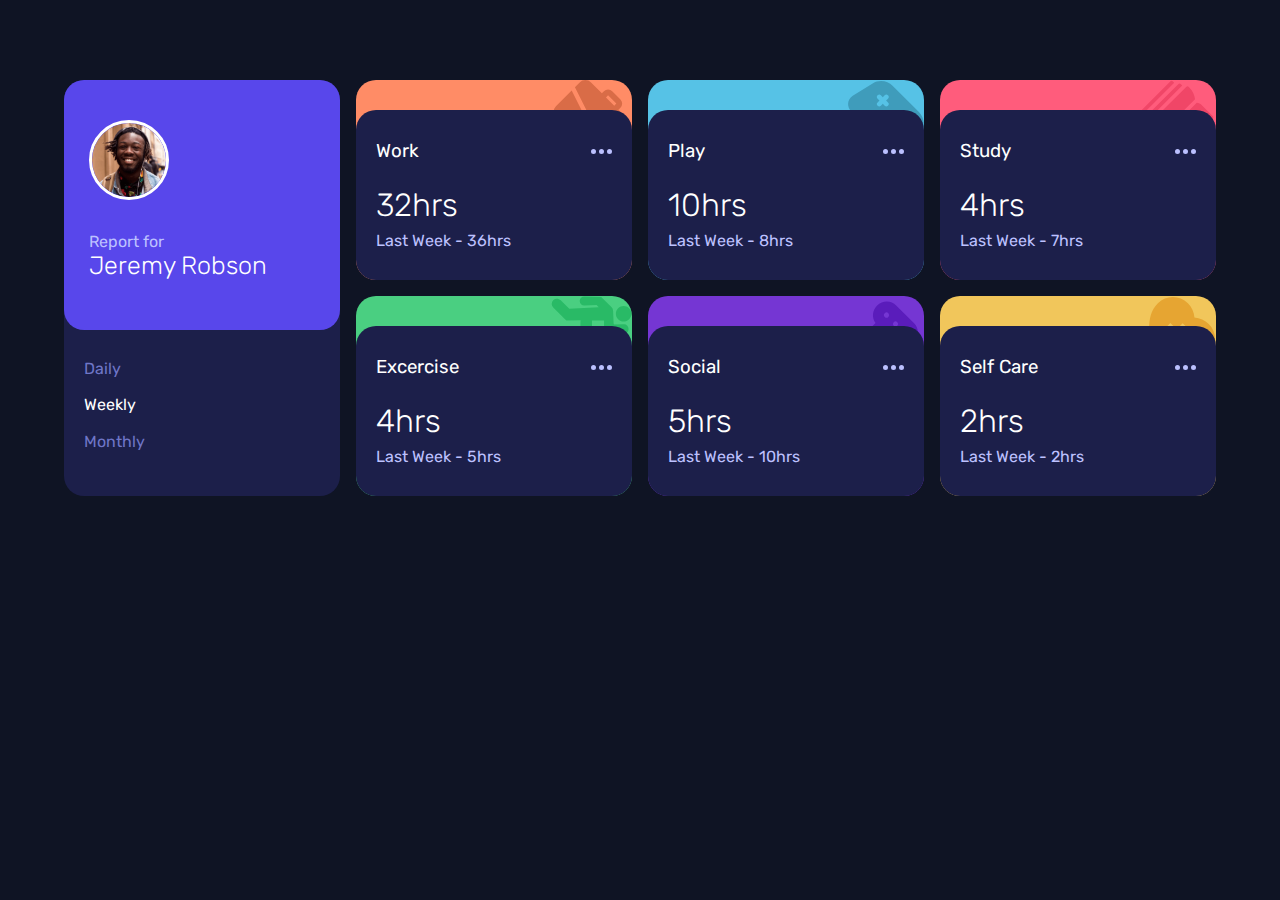
<file: 2-TimeTrackingDashboard/index.html>
<!DOCTYPE html>
<html lang="en">
<head>
  <meta charset="UTF-8">
  <meta name="viewport" content="width=device-width, initial-scale=1.0"> <!-- displays site properly based on user's device -->

  <link rel="icon" type="image/png" sizes="32x32" href="./images/favicon-32x32.png">
  
  <title>Frontend Mentor | Time tracking dashboard</title>
  <link rel="stylesheet" href="css/styles.css">
 
</head>
<body>

  <main class="card">

    <section class="card__main">

     <div class="card__header">
      <img src="images/image-jeremy.png" alt="jeremy" class="card__img">
      <div class="card__info">
        <p class="card__description">Report for</p>
      <h2 class="card__name">Jeremy Robson</h2>
      </div>
     </div>
        <nav class="nav__links">
          <a href="#" class="nav__link">Daily</a>
          <a href="#" class="nav__link  nav__link--cta">Weekly</a>
          <a href="#" class="nav__link">Monthly</a>
        </nav>
     
    </section>

    <!-- CARD WORK -->
    <section class="card__fact card__fact-1">
      <div class="card__details">

      <div class="card__more">
        <h3 class="card__title">Work</h3>
        <img src="images/icon-ellipsis.svg"  class="elipses">
       
      </div>

        <div class="card__time">
          <!-- <div class="elipses"></div> -->
          <p class="card__hours">32hrs</p>
        <p class="card__week">Last Week - 36hrs</p>
        </div>

      </div>

    </section>


    <!-- CARD PLAY -->
    <section class="card__fact card__fact-2">
      <div class="card__details">

      <div class="card__more">
        <h3 class="card__title">Play</h3>
        <img src="images/icon-ellipsis.svg"  class="elipses">
        
      </div>

        <div class="card__time">
          <!-- <div class="elipses"></div> -->
          <p class="card__hours">10hrs</p>
        <p class="card__week">Last Week - 8hrs</p>
        </div>

      </div>

    </section>

    <!-- CARD STUDY -->
    <section class="card__fact card__fact-3">
      <div class="card__details">

      <div class="card__more">
        <h3 class="card__title">Study</h3>
        <img src="images/icon-ellipsis.svg"  class="elipses">
      
      </div>

        <div class="card__time">
          <!-- <div class="elipses"></div> -->
          <p class="card__hours">4hrs</p>
        <p class="card__week">Last Week - 7hrs</p>
        </div>

      </div>

    </section>

    <!-- CARD Excercise -->
    <section class="card__fact card__fact-4">
      <div class="card__details">

      <div class="card__more">
        <h3 class="card__title">Excercise</h3>
        <img src="images/icon-ellipsis.svg"  class="elipses">

      </div>

        <div class="card__time">
          <!-- <div class="elipses"></div> -->
        <p class="card__hours">4hrs</p>

        <p class="card__week">Last Week - 5hrs</p>
        </div>

      </div>

    </section>

    <!-- CARD SOCIAL -->
    <section class="card__fact card__fact-5">
      <div class="card__details">

      <div class="card__more">
        <h3 class="card__title">Social</h3>
        <img src="images/icon-ellipsis.svg"  class="elipses">

      </div>

        <div class="card__time">
          <!-- <div class="elipses"></div> -->
        <p class="card__hours">5hrs</p>
        <p class="card__week">Last Week - 10hrs</p>
        </div>

      </div>

    </section>
<!-- CARD SELF CARE -->
<section class="card__fact card__fact-6">
  <div class="card__details">

  <div class="card__more">
    <h3 class="card__title">Self Care</h3>
    <img src="images/icon-ellipsis.svg"  class="elipses">

  </div>

    <div class="card__time">
      <!-- <div class="elipses"></div> -->
    <p class="card__hours">2hrs</p>

    <p class="card__week">Last Week - 2hrs</p>
    </div>

  </div>

</section>

  </main>

</body>
</html>
</file>
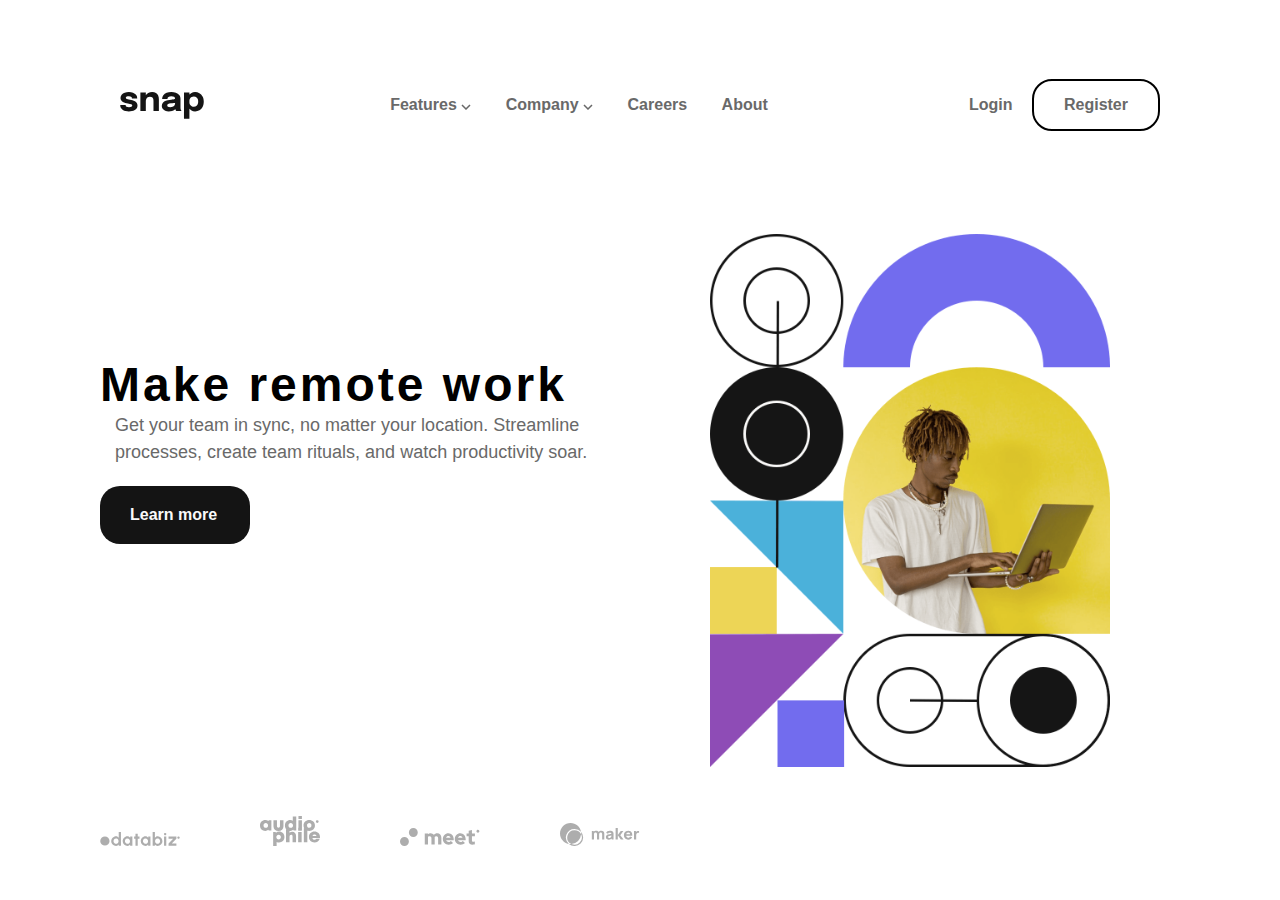
<file: 3-SectionDropdownNavigation/index.html>
<!DOCTYPE html>
<html lang="en">
<head>
  <meta charset="UTF-8">
  <meta name="viewport" content="width=device-width, initial-scale=1.0"> <!-- displays site properly based on user's device -->

  <link rel="icon" type="image/png" sizes="32x32" href="./images/favicon-32x32.png">
  
  <title>Frontend Mentor | Intro section with dropdown navigation</title>

<link rel="stylesheet" href="css/styles.css">
</head>
<body>

<div class="container">
  <nav class="nav">
    <img src="images/logo.svg" alt="logo de la empresa">
  
    <nav class="nav__links">
      <a href="#" class="nav__link nav__link--submenu">Features
        <img src="images/icon-arrow-down.svg" alt="">
      </a>
      <a href="#" class="nav__link nav__link--submenu">Company
        <img src="images/icon-arrow-down.svg" alt="">
      </a>
      <a href="#" class="nav__link">Careers</a>
      <a href="#" class="nav__link">About</a>
    </nav>
  
    <img src="images/icon-menu.svg" alt="icon menu hambuerguer" class="nav__hamburguer">

    <nav class="nav__login">
      <a href="#" class="nav__link">Login</a>
      <a href="#" class="nav__link nav__link--cta">Register</a>
    </nav>

  </nav>
  
    <header class="header">
    <!-- <img src="images/image-hero-mobile.png" alt="hombre con computadora" class=""> -->
    <div class="header__img"></div>
    </header>
  
    <main class="main">
      <h1 class="main__title">Make remote work</h1>
    <p class="main__paragraph">  Get your team in sync, no matter your location. Streamline processes, 
      create team rituals, and watch productivity soar.
    </p>
    <a href="#" class="main__cta">  Learn more</a>
    </main>
  
  <footer class="footer">
    <nav class="footer__nav">
      <a href="#" class="footer__link">
        <img src="images/client-databiz.svg" class="footer__img">
      </a>
  
      <a href="#" class="footer__link ">
        <img src="images/client-audiophile.svg" class="footer__img footer__img--audip">
      </a>
  
      <a href="#" class="footer__link">
        <img src="images/client-meet.svg" class="footer__img">
      </a>
  
      <a href="#" class="footer__link">
        <img src="images/client-maker.svg" class="footer__img">
      </a>
    </nav>
  </footer>
  
</div>
</body>
</html>
</file>
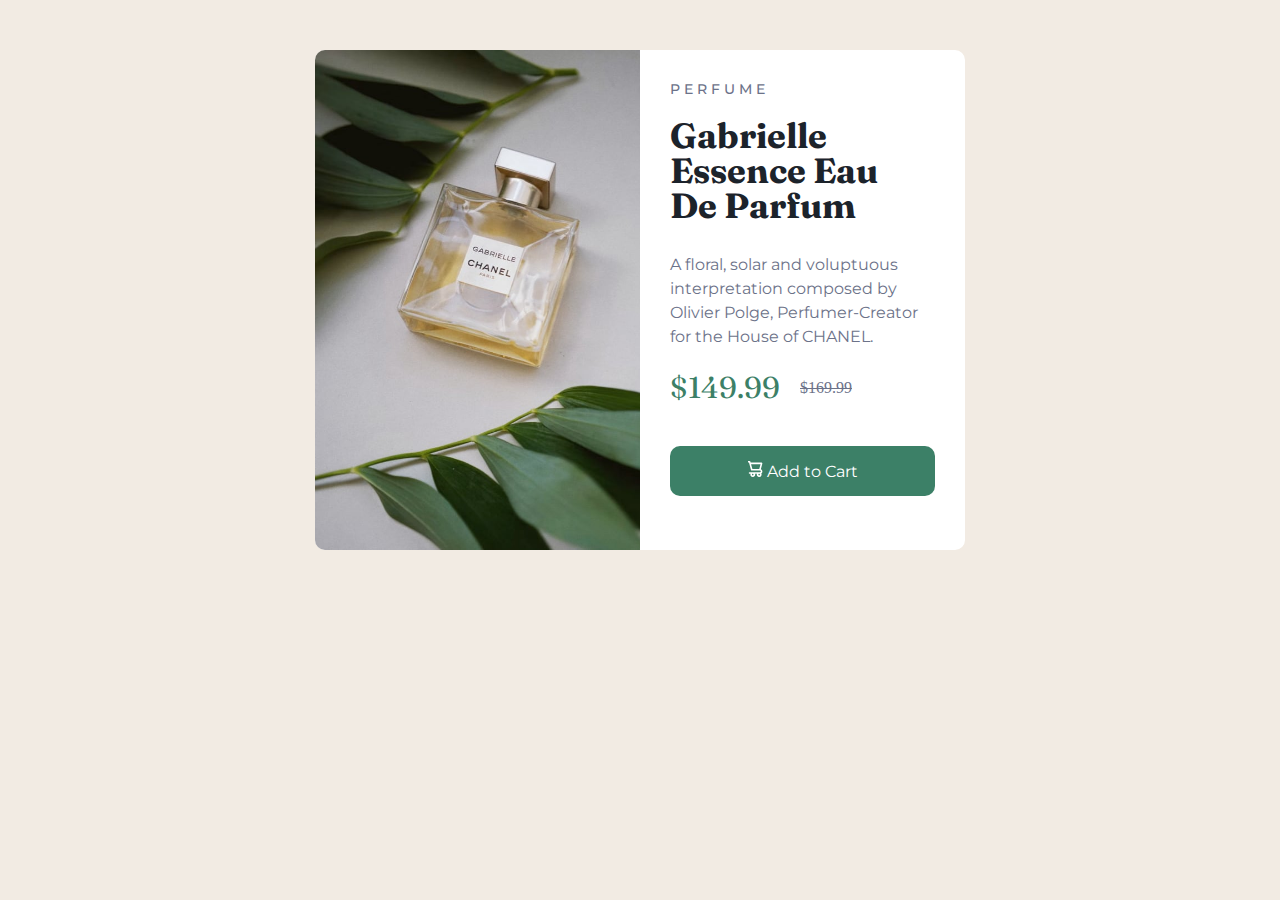
<file: 4-ProductPreviewCardComponent/index.html>
<!DOCTYPE html>
<html lang="es">
<head>
  <meta charset="UTF-8">
  <meta name="viewport" content="width=device-width, initial-scale=1.0"> <!-- displays site properly based on user's device -->

  <link rel="icon" type="image/png" sizes="32x32" href="./images/favicon-32x32.png">
  
  <title>Frontend Mentor | Product preview card component</title>
<link rel="stylesheet" href="css/styles.css">
</head>
<body>

<main class="card">
  <div class="card__img"></div>
  <div class="card__texts">
    <h6 class="card__type">Perfume</h6>
    <h1 class="card__title"> Gabrielle Essence Eau De Parfum </h1>
    <p class="card__paragraph"> A floral, solar and voluptuous interpretation composed by Olivier Polge, 
      Perfumer-Creator for the House of CHANEL.</p>
   <div class="card__prices">
    <p class="card__price"> $149.99</p>
    <p class="card__price2">$169.99</p>
   </div>
      <a href="#" class="card__cta">
        <img src="images/icon-cart.svg" alt=""> Add to Cart</a>
  </div>
</main>

</body>
</html>
</file>
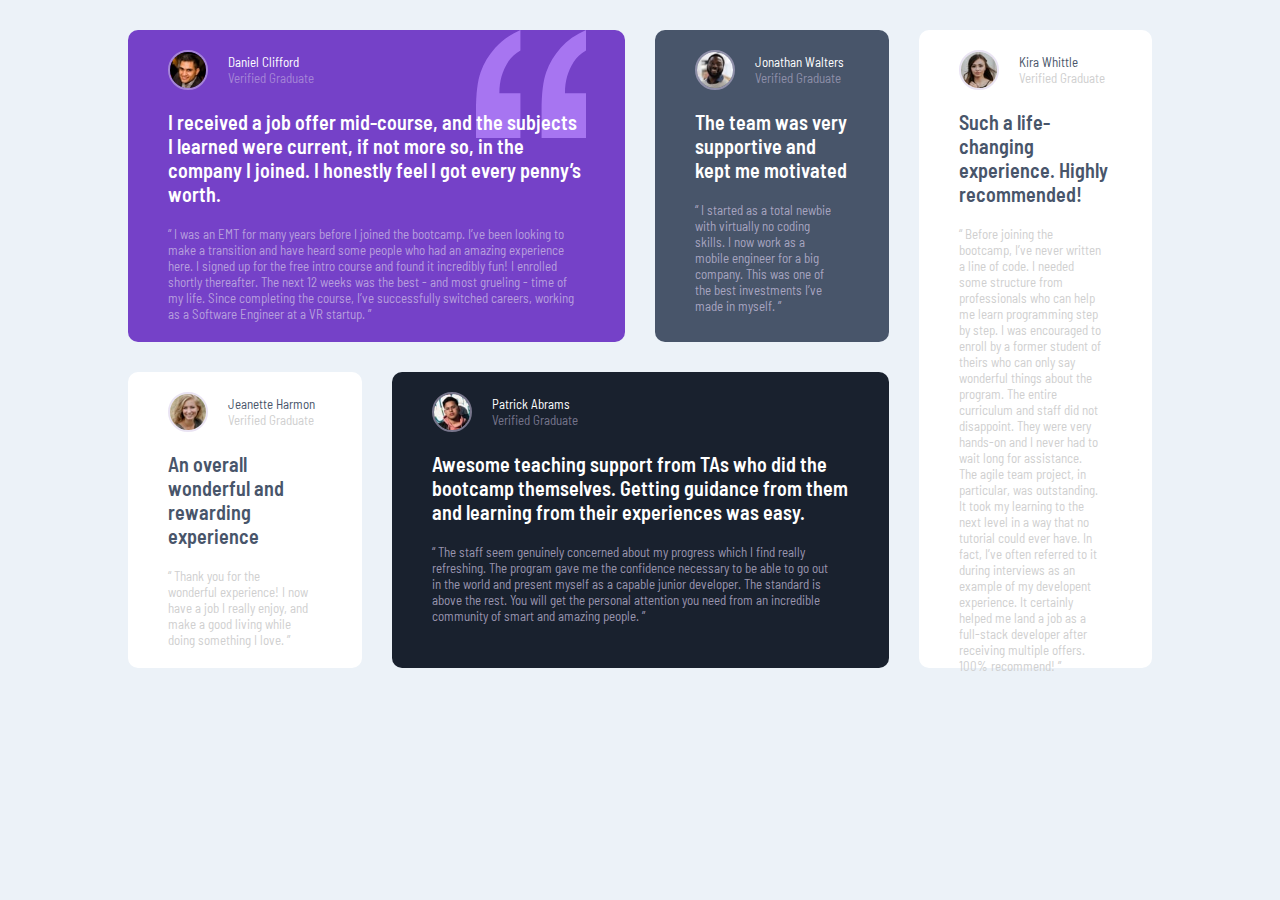
<file: 5-TestimonialsGridSection/index.html>
<!DOCTYPE html>
<html lang="en">
<head>
  <meta charset="UTF-8">
  <meta name="viewport" content="width=device-width, initial-scale=1.0"> <!-- displays site properly based on user's device -->

  <link rel="icon" type="image/png" sizes="32x32" href="./images/favicon-32x32.png">
  
  <title>Frontend Mentor | [Challenge Name Here]</title>
<link rel="stylesheet" href="css/styles.css">
</head>
<body>

  <main class="testimonial">

    <article class="card card--1">

      <header class="card__header">
        <img src="images/image-daniel.jpg" class="card__img">
        <div class="card__info">
          <p class="card__name">Daniel Clifford</p>
          <p class="card__status">Verified Graduate</p>
        </div>
      </header>

      <div class="card__texts">
        <p class="card__paragraph card__paragraph--pricipal">I received a job offer mid-course, and the subjects I learned were current, if not more so, 
          in the company I joined. I honestly feel I got every penny’s worth.</p>

          <p class="card__paragraph">  “ I was an EMT for many years before I joined the bootcamp. I’ve been looking to make a 
            transition and have heard some people who had an amazing experience here. I signed up 
            for the free intro course and found it incredibly fun! I enrolled shortly thereafter. 
            The next 12 weeks was the best - and most grueling - time of my life. Since completing 
            the course, I’ve successfully switched careers, working as a Software Engineer at a VR startup. ”</p>
      </div>

    </article>

    <article class="card card--2">

      <header class="card__header">
        <img src="images/image-jonathan.jpg" class="card__img">
        <div class="card__info">
          <p class="card__name">Jonathan Walters</p>
          <p class="card__status">Verified Graduate</p>
        </div>
      </header>

      <div class="card__texts">
        <p class="card__paragraph card__paragraph--pricipal">The team was very supportive and kept me motivated</p>

          <p class="card__paragraph">“ I started as a total newbie with virtually no coding skills. I now work as a mobile engineer 
            for a big company. This was one of the best investments I’ve made in myself. ”</p>
      </div>

    </article>

    <article class="card card__white card--3">

      <header class="card__header">
        <img src="images/image-jeanette.jpg" class="card__img">
        <div class="card__info">
          <p class="card__name">Jeanette Harmon</p>
          <p class="card__status">Verified Graduate</p>
        </div>
      </header>

      <div class="card__texts">
        <p class="card__paragraph card__paragraph--pricipal">An overall wonderful and rewarding experience</p>

          <p class="card__paragraph">“ Thank you for the wonderful experience! I now have a job I really enjoy, and make a good living 
            while doing something I love. ”</p>
      </div>

    </article>

    <article class="card card--4">

      <header class="card__header">
        <img src="images/image-patrick.jpg" class="card__img">
        <div class="card__info">
          <p class="card__name">Patrick Abrams</p>
          <p class="card__status">Verified Graduate</p>
        </div>
      </header>

      <div class="card__texts">
        <p class="card__paragraph card__paragraph--pricipal">Awesome teaching support from TAs who did the bootcamp themselves. Getting guidance from them and 
          learning from their experiences was easy.</p>

          <p class="card__paragraph">“ The staff seem genuinely concerned about my progress which I find really refreshing. The program 
            gave me the confidence necessary to be able to go out in the world and present myself as a capable 
            junior developer. The standard is above the rest. You will get the personal attention you need from 
            an incredible community of smart and amazing people. ”</p>
      </div>

    </article>

    <article class="card card__white card--5">

      <header class="card__header">
        <img src="images/image-kira.jpg" class="card__img">
        <div class="card__info">
          <p class="card__name">Kira Whittle</p>
          <p class="card__status">Verified Graduate</p>
        </div>
      </header>

      <div class="card__texts">
        <p class="card__paragraph card__paragraph--pricipal">Such a life-changing experience. Highly recommended!</p>

          <p class="card__paragraph">  “ Before joining the bootcamp, I’ve never written a line of code. I needed some structure from 
            professionals who can help me learn programming step by step. I was encouraged to enroll by a former 
            student of theirs who can only say wonderful things about the program. The entire curriculum and staff 
            did not disappoint. They were very hands-on and I never had to wait long for assistance. The agile team 
            project, in particular, was outstanding. It took my learning to the next level in a way that no tutorial 
            could ever have. In fact, I’ve often referred to it during interviews as an example of my developent 
            experience. It certainly helped me land a job as a full-stack developer after receiving multiple offers. 
            100% recommend! ”</p>
      </div>

    </article>

  </main>

</body>
</html>
</file>
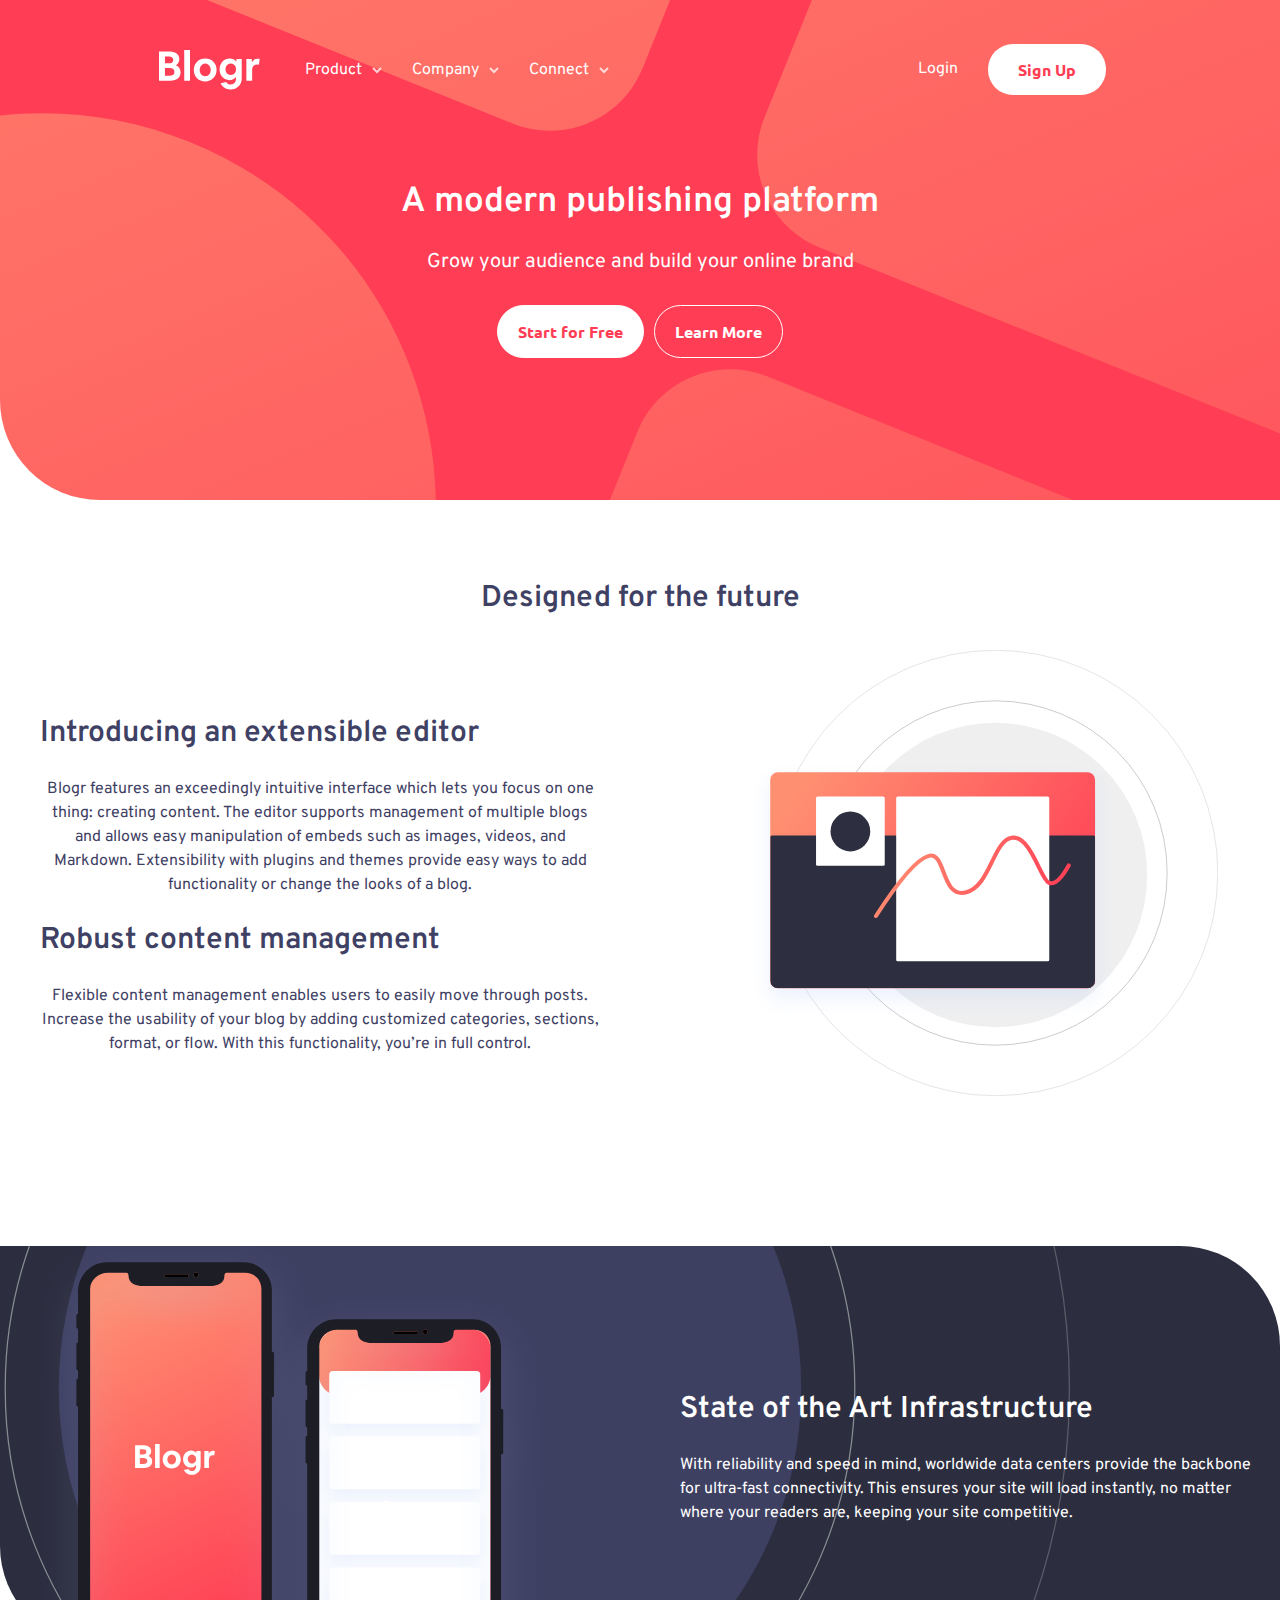
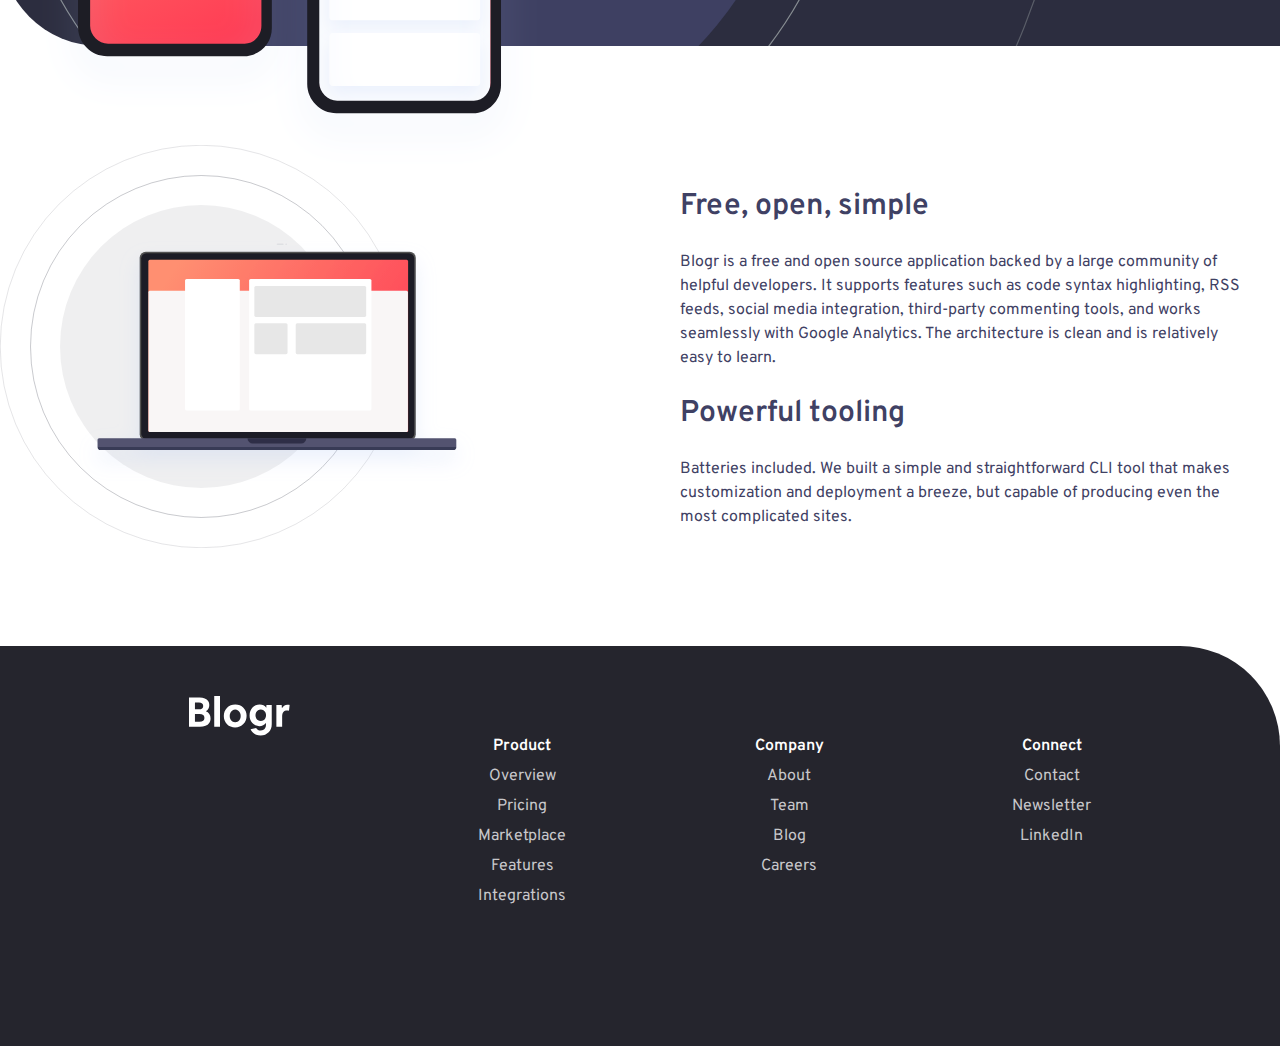
<file: 6-BlogLandingPage/index.html>
<!DOCTYPE html>
<html lang="en">
<head>
  <meta charset="UTF-8">
  <meta name="viewport" content="width=device-width, initial-scale=1.0"> <!-- displays site properly based on user's device -->

  <link rel="icon" type="image/png" sizes="32x32" href="./images/favicon-32x32.png">
  
  <title>Frontend Mentor | [Blogr]</title>
<link rel="stylesheet" href="css/styles.css">
</head>
<body>

<div class="container">

  <header class="hero">

    <nav class="nav">
    
    <div class="nav__main">
      <img src="images/logo.svg" alt="Logo empresa" class="nav__logo">
    
    <ul class="nav__links">
      <li><a href="#" class="nav__link">Product</a><img src="images/icon-arrow-light.svg"  class="nav__img"></li>
      <li><a href="#" class="nav__link">Company</a><img src="images/icon-arrow-light.svg"  class="nav__img"></li>
      <li><a href="#" class="nav__link">Connect</a><img src="images/icon-arrow-light.svg"  class="nav__img"></li>
    </ul>
    </div>
    
    <ul class="nav__links">
      <li><a href="#" class="nav__link">Login</a></li>
      <li><a href="#" class="nav__link nav__link--main">Sign Up</a></li>
    </ul>
    
    <img src="images/icon-hamburger.svg" alt="Icon hamburger" class="nav__hamburger">
    
    </nav>
    
  <div class="hero__texts">
    <h1 class="hero__title"> A modern publishing platform</h1>
    <p class="hero__paragraph">Grow your audience and build your online brand</p>
  </div>
    
    <div class="hero__ctas">
      <a href="#" class="hero__cta hero__cta--full">Start for Free</a>
      <a href="#" class="hero__cta">Learn More</a>
    </div> 

    </header>
    
    <section class="section section--intro">
      <h2 class="section__title">Designed for the future</h2>
        <div class="section__img"></div>
      
    <div class="container__info">
      <div class="section__texts">
        <h3 class="section__subtitle">Introducing an extensible editor</h3>
        <p class="section__paragraph">  Blogr features an exceedingly intuitive interface which lets you focus on one thing: creating content. 
          The editor supports management of multiple blogs and allows easy manipulation of embeds such as images, 
          videos, and Markdown. Extensibility with plugins and themes provide easy ways to add functionality or 
          change the looks of a blog.</p>
          <h3 class="section__subtitle">Robust content management</h3>
          <p class="section__paragraph">Flexible content management enables users to easily move through posts. Increase the usability of your blog 
            by adding customized categories, sections, format, or flow. With this functionality, you’re in full control.</p>
      </div>
    </div>

    </section>

    <section class="section section--infrastucture">
      <div class="section__img section__img--2"></div>
    
      <div class="section__texts">
        <h3 class="section__subtitle">State of the Art Infrastructure</h3>
        <p class="section__paragraph">With reliability and speed in mind, worldwide data centers provide the backbone for ultra-fast connectivity. 
          This ensures your site will load instantly, no matter where your readers are, keeping your site competitive.</p>
         
      </div>


    </section>

    <section class="section section--simple">
        <div class="section__img section__img--3"></div>
      
    <div class="container__info">
      <div class="section__texts">
        <h3 class="section__subtitle">Free, open, simple</h3>
        <p class="section__paragraph">Blogr is a free and open source application backed by a large community of helpful developers. It supports 
          features such as code syntax highlighting, RSS feeds, social media integration, third-party commenting tools, 
          and works seamlessly with Google Analytics. The architecture is clean and is relatively easy to learn.</p>
          <h3 class="section__subtitle">Powerful tooling</h3>
          <p class="section__paragraph">  Batteries included. We built a simple and straightforward CLI tool that makes customization and deployment a breeze, but
            capable of producing even the most complicated sites.</p>
      </div>
    </div>

    </section>

    <footer class="footer">
      <a href="#"><img src="images/logo.svg" alt="logo"></a>

      <nav class="footer__nav__links">
        <a href="#" class="footer__nav__link footer__nav__link--main">Product</a>
        <a href="#" class="footer__nav__link footer__nav__link">Overview</a>
        <a href="#" class="footer__nav__link footer__nav__link">Pricing</a>
        <a href="#" class="footer__nav__link footer__nav__link">Marketplace</a>
        <a href="#" class="footer__nav__link footer__nav__link">Features</a>
        <a href="#" class="footer__nav__link footer__nav__link">Integrations</a>
      </nav>

      <nav class="footer__nav__links">
        <a href="#" class="footer__nav__link footer__nav__link--main">Company</a>
        <a href="#" class="footer__nav__link footer__nav__link">About</a>
        <a href="#" class="footer__nav__link footer__nav__link">Team</a>
        <a href="#" class="footer__nav__link footer__nav__link">Blog</a>
        <a href="#" class="footer__nav__link footer__nav__link">Careers</a>
      </nav>

      <nav class="footer__nav__links">
        <a href="#" class="footer__nav__link footer__nav__link--main">Connect</a>
        <a href="#" class="footer__nav__link footer__nav__link">Contact</a>
        <a href="#" class="footer__nav__link footer__nav__link">Newsletter</a>
        <a href="#" class="footer__nav__link footer__nav__link">LinkedIn</a>
      </nav>

    </footer>

</div>



</body>
</html>
</file>
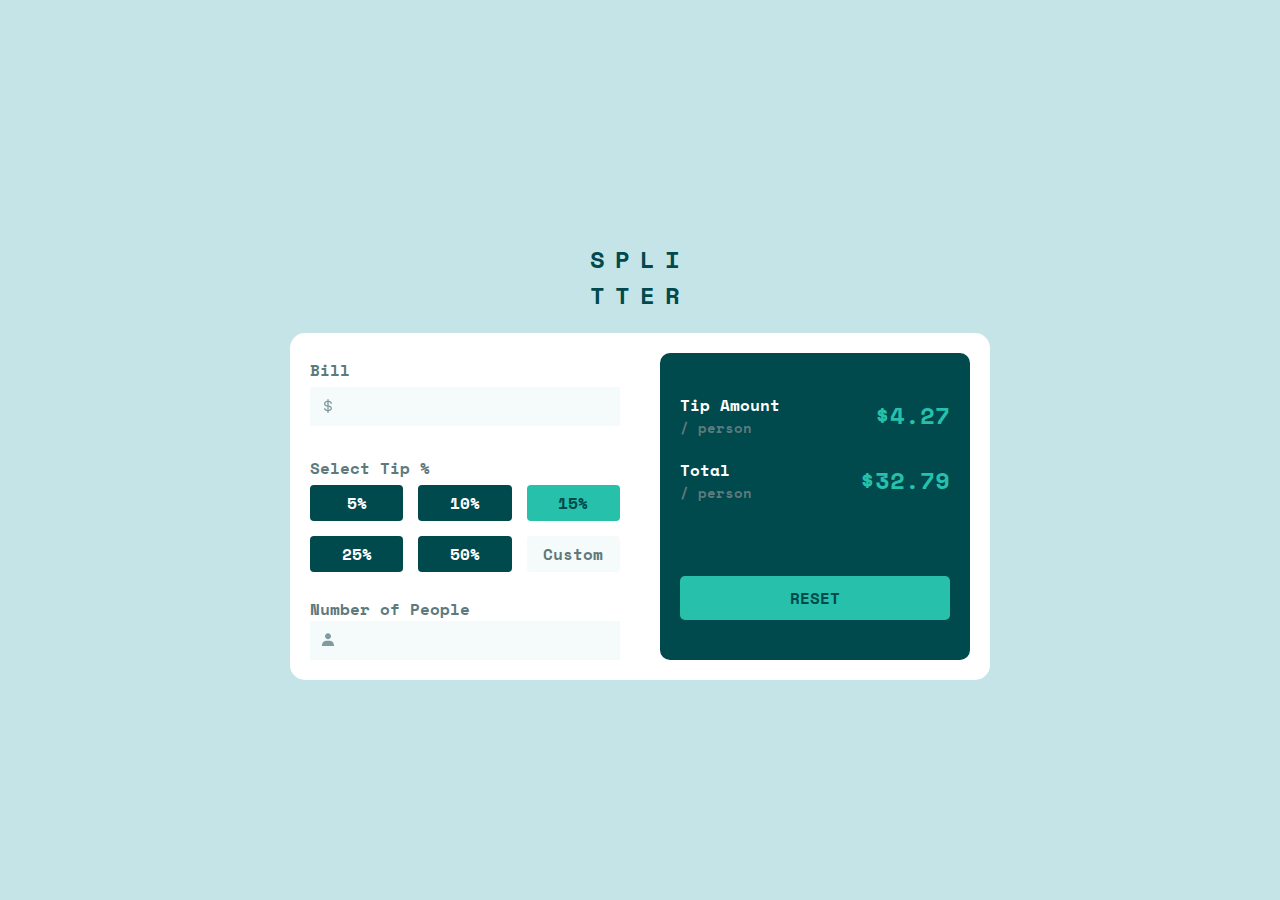
<file: 7-Tip-Calculator-App/index.html>
<!DOCTYPE html>
<html lang="en">
  <head>
    <meta charset="UTF-8" />
    <meta name="viewport" content="width=device-width, initial-scale=1.0" />
    <!-- displays site properly based on user's device -->

    <link
      rel="icon"
      type="image/png"
      sizes="32x32"
      href="./images/favicon-32x32.png"
    />
    <link rel="stylesheet" href="css/styles.css" />

    <title>Tip calculator app</title>
  </head>
  <body>
    <main>
      <h1 class="title"><span>SPLI</span> <span>TTER</span></h1>

      <section class="container">
        <section class="container__white">
          <header class="header">
            <p class="subtitle">Bill</p>
            <div class="input-wrapper">
              <input type="number" class="input-wrapper__input" />
              <svg
                xmlns="http://www.w3.org/2000/svg"
                class="input-wrapper__svg"
                width="16"
                height="16"
                viewBox="0 0 24 24"
                style="fill: #7f9c9f"
              >
                <path
                  d="M15.999 8.5h2c0-2.837-2.755-4.131-5-4.429V2h-2v2.071c-2.245.298-5 1.592-5 4.429 0 2.706 2.666 4.113 5 4.43v4.97c-1.448-.251-3-1.024-3-2.4h-2c0 2.589 2.425 4.119 5 4.436V22h2v-2.07c2.245-.298 5-1.593 5-4.43s-2.755-4.131-5-4.429V6.1c1.33.239 3 .941 3 2.4zm-8 0c0-1.459 1.67-2.161 3-2.4v4.799c-1.371-.253-3-1.002-3-2.399zm8 7c0 1.459-1.67 2.161-3 2.4v-4.8c1.33.239 3 .941 3 2.4z"
                ></path>
              </svg>
            </div>
          </header>

          <div class="container-tips">
            <p class="subtitle">Select Tip %</p>
            <div class="container-tips__elements">
              <button class="container-tips__element">5%</button>
              <button class="container-tips__element">10%</button>
              <button
                class="container-tips__element container-tips__element--cyan"
              >
                15%
              </button>
              <button class="container-tips__element">25%</button>
              <button class="container-tips__element">50%</button>
              <button
                class="container-tips__element container-tips__element--white"
              >
                Custom
              </button>
            </div>
          </div>

          <div class="container-number">
            <label for="people" class="subtitle">Number of People</label>
            <div class="input-wrapper">
              <input id="people" type="number" class="input-wrapper__input" />
              <svg
                xmlns="http://www.w3.org/2000/svg"
                class="input-wrapper__svg"
                width="16"
                height="16"
                viewBox="0 0 24 24"
                style="fill: #7f9c9f"
              >
                <path
                  d="M7.5 6.5C7.5 8.981 9.519 11 12 11s4.5-2.019 4.5-4.5S14.481 2 12 2 7.5 4.019 7.5 6.5zM20 21h1v-1c0-3.859-3.141-7-7-7h-4c-3.86 0-7 3.141-7 7v1h17z"
                ></path>
              </svg>
            </div>
          </div>
        </section>

        <section class="container__dark">
          <div class="container-amount">
            <div class="container-amount__items">
              <div class="container-amount__item">
                <div>
                  <p class="container-amount__item__title">Tip Amount</p>
                  <p class="container-amount__item__subtitle">/ person</p>
                </div>
                <p class="container-amount__item__price">$4.27</p>
              </div>
              <div class="container-amount__item">
                <div>
                  <p class="container-amount__item__title">Total</p>
                  <p class="container-amount__item__subtitle">/ person</p>
                </div>
                <p class="container-amount__item__price">$32.79</p>
              </div>
            </div>
            <button class="container-amount__button">RESET</button>
          </div>
        </section>
      </section>
    </main>
  </body>
</html>
</file>
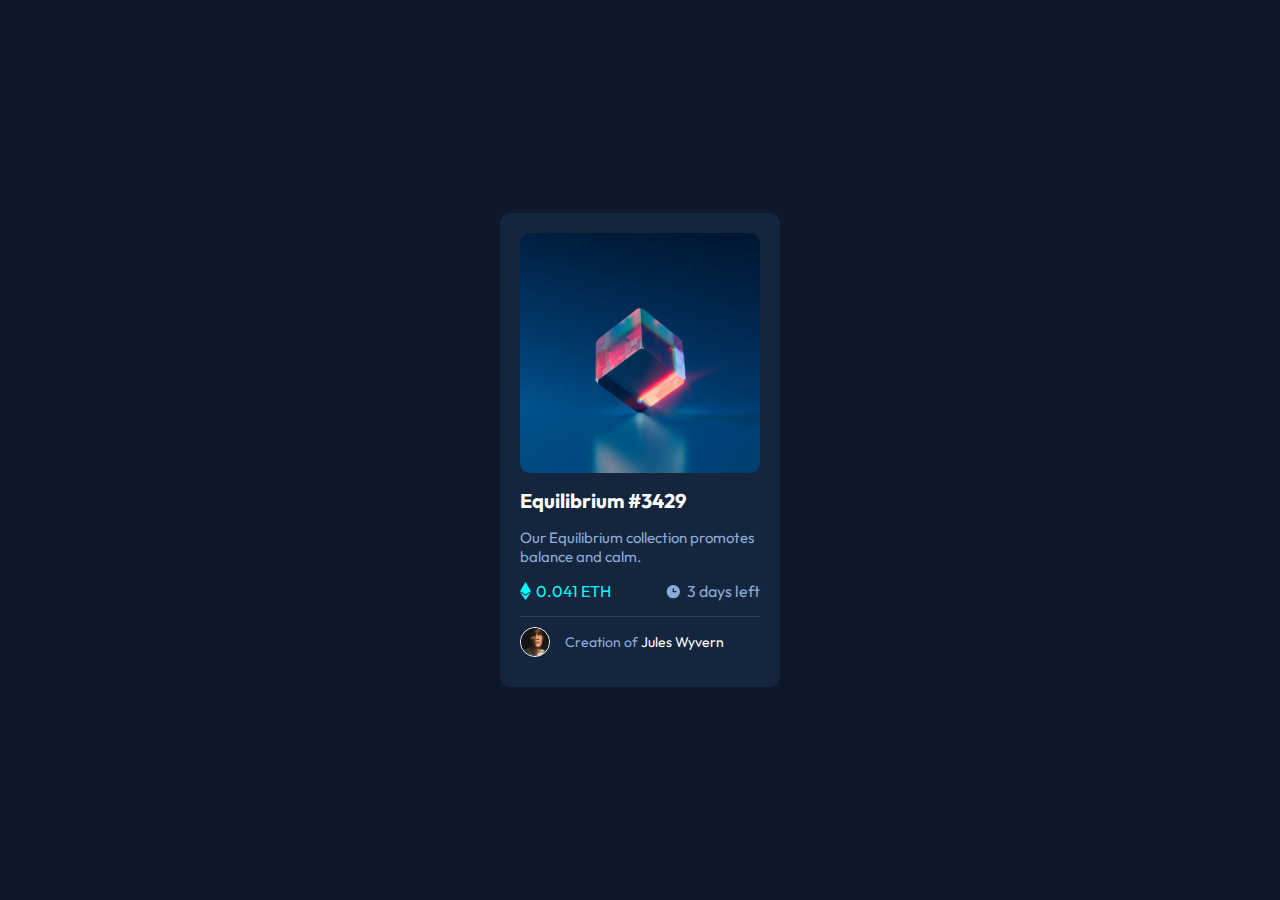
<file: 8-NftPreviewCardComponent/index.html>
<!DOCTYPE html>
<html lang="en">
  <head>
    <meta charset="UTF-8" />
    <meta name="viewport" content="width=device-width, initial-scale=1.0" />
    <!-- displays site properly based on user's device -->

    <link
      rel="icon"
      type="image/png"
      sizes="32x32"
      href="./images/favicon-32x32.png"
    />

    <title>Frontend Mentor | NFT preview card component</title>
    <!-- Google Fonts  -->
    <link rel="preconnect" href="https://fonts.googleapis.com" />
    <link rel="preconnect" href="https://fonts.gstatic.com" crossorigin />
    <link
      href="https://fonts.googleapis.com/css2?family=Outfit:wght@300;400;600&display=swap"
      rel="stylesheet"
    />
    <!-- CSS STYLES -->
    <link rel="stylesheet" href="css/styles.css" />
  </head>
  <body>
    <main>
      <article class="card">
        <header class="card__header">
          <img
            src="images/image-equilibrium.jpg"
            alt="cube potho"
            class="card__img"
          />
          <h2 class="card__title">Equilibrium #3429</h2>
        </header>
        <p class="card__paragraph">
          Our Equilibrium collection promotes balance and calm.
        </p>
        <div class="card__info">
          <div>
            <img src="images/icon-ethereum.svg" alt="icon-ethereum" />
            0.041 ETH
          </div>

          <div>
            <img src="images/icon-clock.svg" alt="icon-clock" /> 3 days left
          </div>
        </div>
        <footer class="card__footer">
          <img
            src="images/image-avatar.png"
            alt="user creator"
            class="card__footer__img"
          />
          <p class="card__footer__paragraph">
            <span>Creation of</span> Jules Wyvern
          </p>
        </footer>
      </article>
    </main>
  </body>
</html>
</file>
<file: 2-TimeTrackingDashboard/css/styles.css>
@import url('https://fonts.googleapis.com/css2?family=Rubik:wght@300;400;500&display=swap');

*{
    margin: 0;
    padding: 0;
    box-sizing: border-box;
}

:root{
    
/* Colo Primary */

--blue: hsl(246, 80%, 60%);
--light-red: hsl(15, 100%, 70%);/* (work)*/
--soft-blue: hsl(195, 74%, 62%);/*(play)*/
--right-red: hsl(348, 100%, 68%);/*(study)*/
--lime-green: hsl(145, 58%, 55%);/*(exercise)*/
--violet: hsl(264, 64%, 52%);/*(social)*/
--soft-orange: hsl(43, 84%, 65%);/*(self care)*/

/* Neutral */

--very-dark-blue: hsl(226, 43%, 10%);
--dark-blue: hsl(235, 46%, 20%);
--desaturated-blue: hsl(235, 45%, 61%);
--pale-blue: hsl(236, 100%, 87%);

--font1:'Rubik', sans-serif;;
}

body{
    /* font-family: sans-serif; */
    font-family: var(--font1);
    background-color: var(--very-dark-blue);
    color: #fff;
    /* height: 100vh; */
}

a{
    text-decoration: none;
    color: #fff;
}

.card{
    display: grid;
    grid-template-rows: 200px;
    grid-auto-rows: 180px;
    gap: 1rem;
    margin: 80px auto;
    /* margin-top: 80px; */
    width: 90%;
    /* max-width: ; */
}

.card__main{
    background-color: var(--dark-blue);
    
    border-radius: 20px;
}

.card__header{
    padding: 30px 10px;
    border-radius: 20px;
    background-color: var(--blue);
    display: flex;
    justify-content: center;
    align-items: center;
    gap:2rem;
}

.card__img{
    width: 80px;
    border-radius: 50%;
    border: 3px solid #fff;
}

.card__description{
    color: var(--pale-blue);
}

.card__name{
    font-size: 25px;
    font-weight: 300;
}

.nav__links{
    display: flex;
    align-items: center;
    justify-content: space-around;
    padding: 20px 0;
}

.nav__link{
    color: var(--desaturated-blue);
}

.nav__link--cta{
    color: #fff;
}


/* CARDS FATCS */
.card__fact{
    position: relative;
    border-radius: 20px;
    line-height: 1.5;
    background-repeat: no-repeat;
    background-position-x: right;
    /* background-position-y: -15px; */
}

.card__fact-1{
    background-color: var(--light-red);
    background-image: url('../images/icon-work.svg');
  
}

.card__title{
    font-weight: 400;
}

.card__details{
    background-color: var(--dark-blue);
    width: 100%;
    height: 140px;
    position: absolute;
    bottom: 0;
    border-radius: 20px;
    padding: 20px;
    display: flex;
    flex-direction: column;
    /* justify-content: space-between; */
    
}


.card__hours{
    font-size: 2rem;
    font-weight: 300;
}

.card__more{
    display: flex;
    justify-content: space-between;
    align-items: center;
}

.card__time{
    text-align: right;
    /* line-height: 2; */
    display: flex;
    justify-content: space-between;
    align-items: center;
}

.card__week{
    color: var(--pale-blue);
}

/* SEGUNDA CARD */
.card__fact-2{
    background-color:var(--soft-blue) ;
    background-image: url('../images/icon-play.svg');
}

/* TERCERA CARD */
.card__fact-3{
    background-color:var(--right-red) ;
    background-image: url('../images/icon-study.svg');
}

/* CUARTA CARD */

.card__fact-4{
    background-color:var(--lime-green) ;
    background-image: url('../images/icon-exercise.svg');
}

/* QUINTA */

.card__fact-5{
    background-color:var(--violet) ;
    background-image: url('../images/icon-social.svg');
}

/* SEXTA */

.card__fact-6{
    background-color:var(--soft-orange) ;
    background-image: url('../images/icon-self-care.svg');
}

/*  ESTILOS PARA DESKTOP */

@media (min-width:850px){

    .card{
        grid-template-columns: repeat(4,1fr);
        grid-template-rows: repeat(2,200px);
        margin: 80px auto;
        max-width: 1440px;

        grid-template-areas: 
        "card_main card1 card2 card3"
        "card_main card4 card5 card6"
        ;
    }
    
    .card__main{
        grid-area: card_main;
    }
    
    .card__header{
        padding: 40px 25px;
        border-radius: 20px;
        height: 250px;
        flex-direction: column;
        justify-content: flex-start;
        align-items: flex-start;
    }
    
    /* .card__img{
        width: 80px;
        border-radius: 50%;
        border: 3px solid #fff;
    }
     */

    .nav__links{
        height: 150px;
        flex-direction: column;
        align-items: flex-start;
        padding:20px;
    }
    
/* segunda parte */
.card__fact{
    position: relative;
    border-radius: 20px;
    line-height: 1.5;
    background-repeat: no-repeat;
    background-position-x: right;
    /* background-position-y: -15px; */
}

.card__fact-1{
    background-color: var(--light-red);
    background-image: url('../images/icon-work.svg');
  
}

.card__title{
    font-weight: 400;
}

.card__details{
    background-color: var(--dark-blue);
    height: 170px;
 justify-content: space-around;
}



.card__time{
 flex-direction: column;
    align-items: flex-start;
}

}
</file>
<file: 3-SectionDropdownNavigation/css/styles.css>
*{
    margin: 0;
    padding: 0;
    box-sizing: border-box;
}

:root{
--almost-white: hsl(0, 0%, 98%);
--medium-gray: hsl(0, 0%, 41%);
--almost-black: hsl(0, 0%, 8%);
--font1:Arial;
}

body{
    font-family: var(--font1);
    text-align: center;
    height: 100vh;
}


.nav{
    display: flex;
    justify-content: space-between;
    align-items: center;
    padding: 30px 20px 20px;
}

.nav__login{
    display: none;
}

.nav__links{
    display: none;
}

.header__img{
    display: block;
    width: 100%;
    height: 300px;
    background-image: url('../images/image-hero-mobile.png');
    background-repeat: no-repeat;
    /* background-size: contain; */
    background-size: 100%;
    /* background-position: center; */
    
}

.main__title{
padding: 40px 0 20px;
letter-spacing: 3px;
}

.main__paragraph{
    color: var(--medium-gray);
    font-size: 18px;
    line-height: 1.5;
    /* font-weight: bold; */
    padding:  0 15px;
}

.main__cta{
    display: inline-block;
    text-decoration: none;
    color: var(--almost-white);
    background-color: var(--almost-black);
    padding: 20px 30px;
    font-weight: bold;
    border-radius: 20px;
    margin-top: 20px;

}

.footer__nav{
    /* width: 100%; */
    display: flex;
    align-items: center;
    justify-content: space-between;
    padding: 20px;
    margin-top: 20px;
}

.footer__img{
    width: 80px;
}

.footer__img--audip{
    width: 60px;
}

@media (min-width:400px){
    .header__img{
        display: block;
        margin: 0 auto;
        width: 400px;
        height: 300px;
    }
}

@media (min-width:1000px){
body{
    text-align: left;
}

    .container{
        height: 100%;
        max-width: 1440px;
        padding: 50px 100px 50px;
        display: grid;
        grid-template-columns: repeat(2,1fr);
        grid-template-rows: 100px repeat(2,1fr) 100px;
        grid-template-areas:
         "nav nav"
         "main header"
         "main  header"
         "footer header"
        ;
    }

    .header__img{
        background-size: contain;
    }

    .nav{
        grid-area: nav;
    }

    .nav__login{
        display: block;
    }

    .nav__links{
        display: block;
        margin: .1px;
    }

    .nav__link{
        /* display: inline-block; */
        text-decoration: none;
        color: var(--medium-gray);
        padding: 0 15px;
        font-weight: bold;
    }

    .nav__link--cta{
        display: inline-block;
        padding: 15px 30px;
        border-radius:20px;
        border:2px solid #000;
    }

    .main__cta{
    width: 150px;        
    }

    .nav__hamburguer{
        display: none;
    }

    /* .nav__link--submenu::after{
        content: "";
        display: inline-block;
        width: 3px;
        height: 3px;
        margin-left:10px;
        background-color:transparent;
        border-top: 2px solid transparent;
        border-bottom:2px solid var(--medium-gray);
        border-left: 2px solid transparent;
        border-right:2px solid var(--medium-gray);
        transform:  rotate(45deg);
    } */

    .main{
        grid-area: main;
        height: 100%;
        position: relative;
        display: flex;
        flex-direction: column;
        justify-content: center;
    }

    /* .main__cta{
    position: absolute;
    left: 0;
    bottom: 0;
    } */

    .main__title{
    padding: 0px;
    font-size: 3rem;
    display: flex;
    text-align: left;

    }

    .header{
        grid-area: header;
    }
    .footer{
        grid-area: footer;
        align-self: flex-end;
    }

    .header__img{
        height: 100%;
        background-image: url('../images/image-hero-desktop.png');
        background-position: center;
    }

    .footer__nav{
        height: 100%;
        padding: 0;
        align-items: flex-end;
    }
}
</file>
<file: 4-ProductPreviewCardComponent/css/styles.css>
@import url('https://fonts.googleapis.com/css2?family=Montserrat:wght@500;700&display=swap');
@import url('https://fonts.googleapis.com/css2?family=Fraunces:wght@700&display=swap');

*{
    margin: 0;
    padding: 0;
    box-sizing: border-box;
}

:root{
    --font1:'Fraunces', serif; /*700*/
    --font2:'Montserrat', sans-serif; /*500, 700*/

    /* Primary */
    --dark-cyan: hsl(158, 36%, 37%);
    --dream: hsl(30, 38%, 92%);

    /* Neutral */

    --very-dark-blue: hsl(212, 21%, 14%);
    --dark-grayish-blue: hsl(228, 12%, 48%);
    --white: hsl(0, 0%, 100%);

    /* - Font size (paragraph): 14px */
}

body{
    /* height: 100vh; */
    background-color: var(--dream);
    display: flex;
    align-items: center;
}

.card{
    background-color: var(--white);
    width: 90%;
    max-width: 370px;
    /* height: 90%; */
    margin: 15px auto;
    border-radius: 10px;
    overflow: hidden;
}

.card__img{
    background-image: url('../images/image-product-mobile.jpg');
    width: 100%;
    height: 200px;
    background-size: cover;
}

.card__type{
    font-family: var(--font2);
    color: var(--dark-grayish-blue);
    text-transform: uppercase;
    letter-spacing: 4px;
    font-weight: 500;
}

.card__texts{
    padding: 25px;
}

.card__title{
    font-family: var(--font1);
    display: flex;
    flex-direction: column;
    /* font-size: 2rem; */
    line-height: 1;
    color: var(--very-dark-blue);
    padding: 15px 0;
}

.card__paragraph{
    color: var(--dark-grayish-blue);
    font-family:var(--font2);
    font-size: 14px;
}

.card__prices{
    display: flex;
    align-items: center;
    justify-content: left;
    gap: 20px;
    padding: 10px 0;

}

.card__price{
    font-size: 30px;
    font-family: var(--font1);
    color: var(--dark-cyan);
}

.card__price2{
    color: var(--dark-grayish-blue);
    text-decoration: line-through;
}

.card__cta{
    display: block;
    text-align: center;
    text-decoration: none;
    color: #fff;
    font-family: var(--font2);
    background-color: var(--dark-cyan);
    padding: 15px;
    border-radius: 10px;
}

@media (max-width:370px){
    .card__title{
        font-size: 1.5rem;
    }
}

@media (min-width:850px){
    .card{
        max-width: 650px;
        min-height: 500px;
        margin: 50px auto;
        display:grid;
        grid-template-columns: repeat(2,1fr);

    }

    .card__type{
        font-size: 14px;
    }

    .card__title{
        padding: 20px 20px 0 0;
        font-size: 35px;
    }

    .card__img{
        background-image: url('../images/image-product-desktop.jpg');
        background-position: cover;
        height: 100%;
    }

    .card__texts{
        padding: 30px;
    }

    .card__paragraph{
        font-size: 16px;
        padding: 30px 0 0;
        line-height: 1.5;
    }

    .card__prices{
        padding: 20px 0;
    
    }

    .card__cta{
        margin-top:20px;
    }
}
</file>
<file: 5-TestimonialsGridSection/css/styles.css>
@import url('https://fonts.googleapis.com/css2?family=Barlow+Semi+Condensed:wght@500;600&display=swap');

:root{
    /* Primary */

--moderate-violet: hsl(263, 55%, 52%);
--moderate-violet-50: hsla(263, 38%, 85%, 0.5);
--moderate-violet-70: hsla(263, 38%, 85%, 0.7);
--very-dark-grayish-blue: hsl(217, 19%, 35%);
--very-dark-blackish-blue: hsl(219, 29%, 14%);
--white: hsl(0, 0%, 100%);

    /* Neutral */

--light-gray: hsl(0, 0%, 81%);
--light-grayish-blue: hsl(210, 46%, 95%);

/*
Note for text colors:
 1. "Verified Graduate" has the same color as the person's name with 50% opacity
2. Review paragraphs inside the quotations have the same color as well, but are at 70% opacity */

}

*{
    margin: 0;
    padding: 0;
    box-sizing: border-box;
}

body{
    font-family: 'Barlow Semi Condensed', sans-serif;
    color: var(--white);
    font-size: 13px;
    background-color: var(--light-grayish-blue);
}

.testimonial{
    display: grid;
    grid-template-rows: 450px 250px 250px 400px 450px;   
    gap: 30px; 
    width: 90%;
    margin: 80px auto;
}

.card{
    padding: 20px 40px;
    border-radius: 10px;
    background-color: var(--very-dark-grayish-blue);

}

.card--1{
    background-color: var(--moderate-violet); 
    background-image: url('../images/bg-pattern-quotation.svg');
    background-repeat: no-repeat;
    background-size: 110px;
    background-position-y: top;
    background-position-x: 90%;
}

.card__header{
    display:flex;
    align-items: center;
    gap:20px;
}

.card__img{
    width: 40px;
    height: 40px;
    border-radius: 50%;
    border: 2px solid var(--moderate-violet-50);
}



.card__status{
    color: var(--moderate-violet-50);

}

.card__texts{
    margin-top: 20px;
}

.card__paragraph{
    color: var(--moderate-violet-70);
   padding: 20px 10px 0 0;
}

.card__paragraph--pricipal{
    color: var(--white);
    font-size: 20px;
    padding: 0;
    font-weight: 600;
}

.card--2{
    background-color: var(--very-dark-grayish-blue);
}

.card__white{
    background-color: var(--white);
    color: var(--very-dark-grayish-blue);
}

.card__white .card__status{
    color: var(--light-gray);
}


.card__white .card__paragraph{
    color: var(--light-gray);
}

/* la cascada XD */
.card__white .card__paragraph--pricipal{
    color: var(--very-dark-grayish-blue);
    font-weight: 600;
}

.card--4{
    background-color: var(--very-dark-blackish-blue);
}

@media (min-width:850px){
    .testimonial{
        width: 80%;
        height: 500px;
        grid-template-columns: repeat(4,1fr);
        grid-template-rows: repeat(2,1fr);   
        /* gap: 30px;  */
      grid-template-areas: 
      "card1 card1 card2 card3"
      "card4 card5 card5 card3"
      ;

      margin-top:30px;
      /* overflow: hidden; */
    }

    .card--1{
        grid-area: card1;
    }

    .card--2{
        grid-area: card2;
    }

    .card--3{
        grid-area: card4;
       
    }

    .card--4{
        grid-area: card5;
    }

    .card--5{
        
        grid-area: card3;
    }


}
</file>
<file: 6-BlogLandingPage/css/styles.css>
@import url('https://fonts.googleapis.com/css2?family=Overpass:wght@300;600&display=swap');
@import url('https://fonts.googleapis.com/css2?family=Ubuntu:wght@400;500;700&display=swap');

:root{
/* Primary */

--light-red : hsl(356, 100%, 66%); /*(CTA text)*/
--very-light-red: hsl(355, 100%, 74%); /*(CTA hover background)*/
--very-dark-blue: hsl(208, 49%, 24%); /*(headings)*/

/* Neutral */

--white: hsl(0, 0%, 100%); /*(text);*/
--grayish-blue : hsl(240, 2%, 79%); /*(footer text);*/
--very-dark-grayish-blue : hsl(207, 13%, 34%); /*(body copy);*/
--very-dark-black-blue: hsl(240, 10%, 16%); /*(footer background);*/

/* Gradient */

/* Background gradient - Intro/CTA mobile nav: */

--very-light-red: hsl(13, 100%, 72%);
--light-red: hsl(353, 100%, 62%);

/* Background gradient - body: */

--very-dark-gray-blue: hsl(237, 17%, 21%);
--very-dark-desaturated-blue: hsl(237, 23%, 32%);

--font1:'Overpass', sans-serif;
--font2:'Ubuntu', sans-serif; 
}


*{
    margin:0;
    padding:0;
    box-sizing: border-box;
}

body{
   
    color: var(--white);
    font-size: 16px;
    font-family: var(--font1);
    text-align: center;
}

.container{
    display: grid;
    grid-template-rows: 600px min-content;
}

.hero{
    background-color: var(--light-red);
    /* background:  linear-gradient( to top,  var(--light-red),var(--light-red)) ; */
    background-image:url('../images/bg-pattern-intro-mobile.svg');
    background-position-x: -350px;
    background-position-y: -250px;
    /* background-position: center; */
    background-repeat: no-repeat;
    /* opacity: .5; */
    /* background-size: 800px; */
    padding:0.1px;
    /* overflow: hidden; */
    border-radius: 0 0 0 100px;

}

.nav{
    /* background-color: #000; */
    display:flex;
    justify-content: space-between;
    align-items: center;
    padding:10px 20px;
    margin-top:40px;
}

.nav__links{
    display: none;
}

.hero__texts{
    padding: 30px;
    margin-top: 50px;
}

.hero__title{
    font-weight: 600;
    font-size: 35px;
}

.hero__paragraph{
    font-size: 20px;
    margin-top: 25px;
}

.hero__ctas{
    display: flex;
    justify-content: center;
    align-items: center;
    gap: 10px;
}

.hero__cta{
    text-decoration: none;
    color: inherit;
    padding: 15px 20px;
    border-radius: 60px;
    border: 1px solid var(--white);
    font-family: var(--font2);
    font-weight: 700;
    /* font-size: 20px; */
}

.hero__cta--full{
    background-color: var(--white);
    color: var(--light-red);
}

.section{
color: var(--very-dark-desaturated-blue);
/* background-color: #000; */

}

.section__title{
    margin: 100px 0 40px 0;
    text-align: center;
    font-size:30px;
    font-weight: 600;
}

.section__img{
    width: 100%;
    height: 300px;
    background-image: url('../images/illustration-editor-mobile.svg');
    background-size: contain;
    background-position: center;
    background-repeat: no-repeat;
    /* background-color: #000; */
}

.section__texts{
    padding: 40px;
}

.section__subtitle{
    font-size: 30px;
    font-weight: 600;
    padding: 25px 0;
}

.section__paragraph{
    line-height: 1.5;
}


/* SEGUNDA SECION */
.section__img--2{
    /* height: 100px; */
    background-image: url('../images/illustration-phones.svg');
    background-size: contain;
    /* background-position-y: left; */
    position: absolute;
    top:-150px;
    left: -30px;
}

.section--infrastucture{
    background-color: var(--very-dark-gray-blue);
    background-image: url('../images/bg-pattern-circles.svg');
    background-position-x: -80px;
    background-position-y: -200px;
    background-size: cover;
    background-repeat: no-repeat;
    color: var(--white);
    margin-top: 150px;
    position: relative;

    border-radius: 0 100px 0 100px;
}

.section--infrastucture .section__texts{
    margin-top: 100px;
    padding: 40px 40px 100px;
}

.section--simple .section__img{
    margin-top: 100px;
}

.section--simple .section__texts{
    margin-top: 0px;
}

.section__img--3{
    background-image: url('../images/illustration-laptop-mobile.svg');
}

.footer{
    background-color: var(--very-dark-black-blue);
    padding: 60px;
    border-radius: 0 100px 0 0;
}

.footer__nav__links{
    display: flex;
    flex-direction: column;
    gap:10px;
}



.footer__nav__link{
    text-decoration: none;
    color: var(--grayish-blue);
}

.footer__nav__link--main{
    color: white;
    margin-top: 40px;
    font-weight: 600;
}


@media (min-width:1000px){
    
.container{
    display: grid;
    grid-template-columns: 2, 1fr;
    grid-template-rows: 500px min-content;
}

.hero{
    background-image:url('../images/bg-pattern-intro-desktop.svg');
    background-position:center;
    background-repeat: no-repeat;
    background-size: initial;
}

.nav__main{
    display: flex;
    align-items: center;
    gap: 30px;
}

.nav__links{
    display: flex;

}

.nav__hamburger{
    display: none;
}

.nav__links li{
 list-style: none;
 padding: 0 15px;
}

.nav__link{
    color: var(--white);
    text-decoration: none;
}

.nav__img{
    margin-left: 10px;
}

.nav__link--main{
    padding: 15px 30px;
    background-color: var(--white);
    border-radius: 25px;
    color: var(--light-red);
    font-family: var(--font2);
    font-weight: 700;
}

.nav{
    justify-content: space-around;
}

.section--intro{
    display: grid;
    grid-template-columns: repeat(2,1fr);
    grid-template-rows: 150px 1fr;
    grid-template-areas: 
    "title title"
    "texts img"
    ;
    
    }
    
    .section--intro  .section__title{
     grid-area: title;
     margin: 80px 0 0 0;
    }
    
    .section--intro  .section__img{
        grid-area: img;
        min-height: 400px;
        height: 100%;
        width: 100%;
        background-image: url('../images/illustration-editor-desktop.svg');
        background-size: contain;
        background-position: 110px 0;
    }
    
    .section--intro .section__texts{
        grid-area: texts;
    
    }
    
    .section__subtitle{
        text-align: left;
    }
    
    /* SEGUNDA SECCION */

    
/* SEGUNDA SECION */
.section__img--2{
   width: 500px;
    height: 600px;
    background-image: url('../images/illustration-phones.svg');
    background-size: contain;
    /* background-position-y: left; */
    position: absolute;
    top:-40px;
    left: 40px; 
}

.section--infrastucture{
    width: 100%;
    height: 400px;
    display: grid;
    grid-template-columns: repeat(2,1fr);
    grid-auto-rows: min-content;
    grid-template-areas: 
    "img texts"
    ;

    background-position-x: -210px;
    background-position-y: -500px;
    background-size: cover;
    color: var(--white);
    padding: 20px;
}

.section--infrastucture .section__texts{
    padding: 0;
    padding-left: 40px;
    text-align: left;
    grid-area: texts;
}

/* SECTION 3 */

.section--simple{
    display: grid;
    grid-template-columns: repeat(2,1fr);
    align-items: center;
    
}

.section--simple .section__img{
    margin-top: 0px;
}

.section--simple .section__texts{
    margin-top: 0px;
    text-align: left;
    align-self: center;
}

.section__img--3{
    width: 500px;
    height: 600px;
    background-image: url('../images/illustration-laptop-desktop.svg');
}



.footer{
    /* background-color: var(--very-dark-black-blue);
   
    border-radius: 0 100px 0 0; */
    display: flex;
    justify-content: space-evenly;
    padding: 50px 0;
    align-items: flex-start;
    height: 400px;
}





}
</file>
<file: 7-Tip-Calculator-App/css/styles.css>
@import url("https://fonts.googleapis.com/css2?family=Space+Mono:wght@400;700&display=swap");

:root {
  /* Colors Primary */
  --Strong-cyan: hsl(172, 67%, 45%);

  /* Colors Neutral */

  --Very-dark-cyan: hsl(183, 100%, 15%);
  --Dark-grayish-cyan: hsl(186, 14%, 43%);
  --Grayish-cyan: rgb(127, 156, 159);
  --Light-grayish-cyan: hsl(185, 41%, 84%);
  --Very-light-grayish-cyan: hsl(180, 37%, 97%);
  --White: hsl(0, 0%, 100%);
  --font1: "Space Mono", monospace;
}

* {
  margin: 0;
  padding: 0;
  box-sizing: border-box;
}

body {
  font-family: var(--font1);
  font-weight: 700;
  /* font-size: 24px; */
  background-color: var(--Light-grayish-cyan);

  /*ESTO HACE QUE DEJE DE CRECER Y SE ADAPTE AL CONTENIDO*/
  display: grid;
  place-items: center stretch;
  min-height: 100vh;
}

main {
  padding: 0.1px;
  margin: 20px 0;
}

.title {
  color: var(--Very-dark-cyan);
  font-size: 24px;
  text-align: center;
  display: flex;
  flex-direction: column;
  margin: 20px 0;
  letter-spacing: 10px;
}

.container {
  width: 100%;
  max-width: 420px;
  margin-inline: auto;
  background-color: var(--White);
  border-top-left-radius: 15px;
  border-top-right-radius: 15px;
  padding: 20px;
}

.subtitle {
  color: var(--Dark-grayish-cyan);
  padding: 5px 0;
}

.input-wrapper {
  position: relative;
}

.input-wrapper__input {
  width: 100%;
  padding: 5px;
  padding-left: 30px;
  border: none;
  outline: none;
  background-color: var(--Very-light-grayish-cyan);
  font-family: var(--font1);
  color: var(--Very-dark-cyan);
  font-size: 20px;
  text-align: right;
  font-weight: 700;
}

.input-wrapper__svg {
  position: absolute;
  left: 10px;
  top: 30%;
}

/*Section Tip*/

.container-tips {
  margin: 25px 0;
}

.container-tips__elements {
  display: grid;
  grid-template-columns: repeat(2, 1fr);
  gap: 15px;
}
.container-tips__element {
  background-color: var(--Very-dark-cyan);
  border: unset;
  color: var(--White);
  font-size: 16px;
  font-family: var(--font1);
  font-weight: 700;
  border-radius: 4px;
  padding: 6px 0;
}

.container-tips__element--cyan {
  background-color: var(--Strong-cyan);
  color: var(--Very-dark-cyan);
}

.container-tips__element--white {
  background-color: var(--Very-light-grayish-cyan);
  color: var(--Dark-grayish-cyan);
}

.container-amount {
  margin-top: 20px;
  background-color: var(--Very-dark-cyan);
  padding: 20px;
  border-radius: 10px;
  display: flex;
  flex-direction: column;
  gap: 20px;
}
.container-amount__items {
  display: flex;
  flex-direction: column;
  gap: 20px;
}

.container-amount__item {
  display: flex;
  justify-content: space-between;
  align-items: center;
  flex-wrap: wrap;
}

.container-amount__item__title {
  color: var(--White);
}

.container-amount__item__subtitle {
  color: var(--Dark-grayish-cyan);
  font-size: 14px;
  font-weight: 700;
}

.container-amount__item__price {
  color: var(--Strong-cyan);
  font-size: 24px;
}

.container-amount__button {
  background-color: var(--Strong-cyan);
  border: unset;
  padding: 10px 0;
  border-radius: 5px;
  font-family: var(--font1);
  color: var(--Very-dark-cyan);
  font-weight: 700;
  font-size: 16px;
}

@media screen and (min-width: 992px) {
  .container {
    max-width: 700px;
    display: grid;
    grid-template-columns: repeat(2, 1fr);
    gap: 40px;
    border-radius: 15px;
  }

  .container-amount {
    height: 100%;
    margin-top: unset;
    justify-content: space-between;
    padding: 40px 20px;
  }
  .container-tips__elements {
    grid-template-columns: repeat(3, 1fr);
  }
}
</file>
<file: 8-NftPreviewCardComponent/css/styles.css>
* {
  margin: 0;
  padding: 0;
  box-sizing: border-box;
}

:root {
  /* ## Colors */

  /* ### Primary */

  --Soft-blue: hsl(215, 51%, 70%);
  --Cyan: hsl(178, 100%, 50%);

  /* ### Neutral */

  --Very-dark-blue-300: hsl(217, 54%, 11%); /*(main BG)*/
  --Very-dark-blue-200: hsl(216, 50%, 16%); /*(card BG)*/
  --Very-dark-blue-100: hsl(215, 32%, 27%); /*(line)*/
  --White: hsl(0, 0%, 100%);
  --font1: "Outfit", sans-serif;
}

body {
  background-color: var(--Very-dark-blue-300);
  font-family: var(--font1);
  /*centrar la ondi*/
  height: 100vh;
  display: grid;
  place-content: center;
}

.card {
  width: 80%;
  max-width: 350px;
  margin-inline: auto;
  background-color: var(--Very-dark-blue-200);
  border-radius: 10px;
  padding: 20px;
}

.card__header > .card__img {
  display: block;
  width: 100%;
  border-radius: 10px;
}

.card__title {
  color: var(--White);
  font-size: 20px;
  padding: 15px 0;
}

.card__paragraph {
  color: var(--Soft-blue);
  font-size: 15px;
}

.card__info {
  padding: 15px 0;
  display: flex;
  justify-content: space-between;
  align-items: center;
}

.card__info div:first-child {
  color: var(--Cyan);
  display: flex;
  justify-content: center;
  align-items: center;
  gap: 5px;
}

.card__info div:last-child {
  color: var(--Soft-blue);
  display: flex;
  justify-content: center;
  align-items: center;
  gap: 5px;
}

.card__footer {
  display: flex;
  justify-content: flex-start;
  align-items: center;
  gap: 15px;
  border-top: 1px solid var(--Very-dark-blue-100);
  padding: 10px 0;
}

.card__footer img {
  width: 30px;
  border: 1px solid var(--White);
  border-radius: 50%;
  /* height: 50px; */
}

.card__footer__paragraph {
  color: var(--White);
  font-size: 14px;
}

.card__footer__paragraph > span {
  color: var(--Soft-blue);
}
</file>
